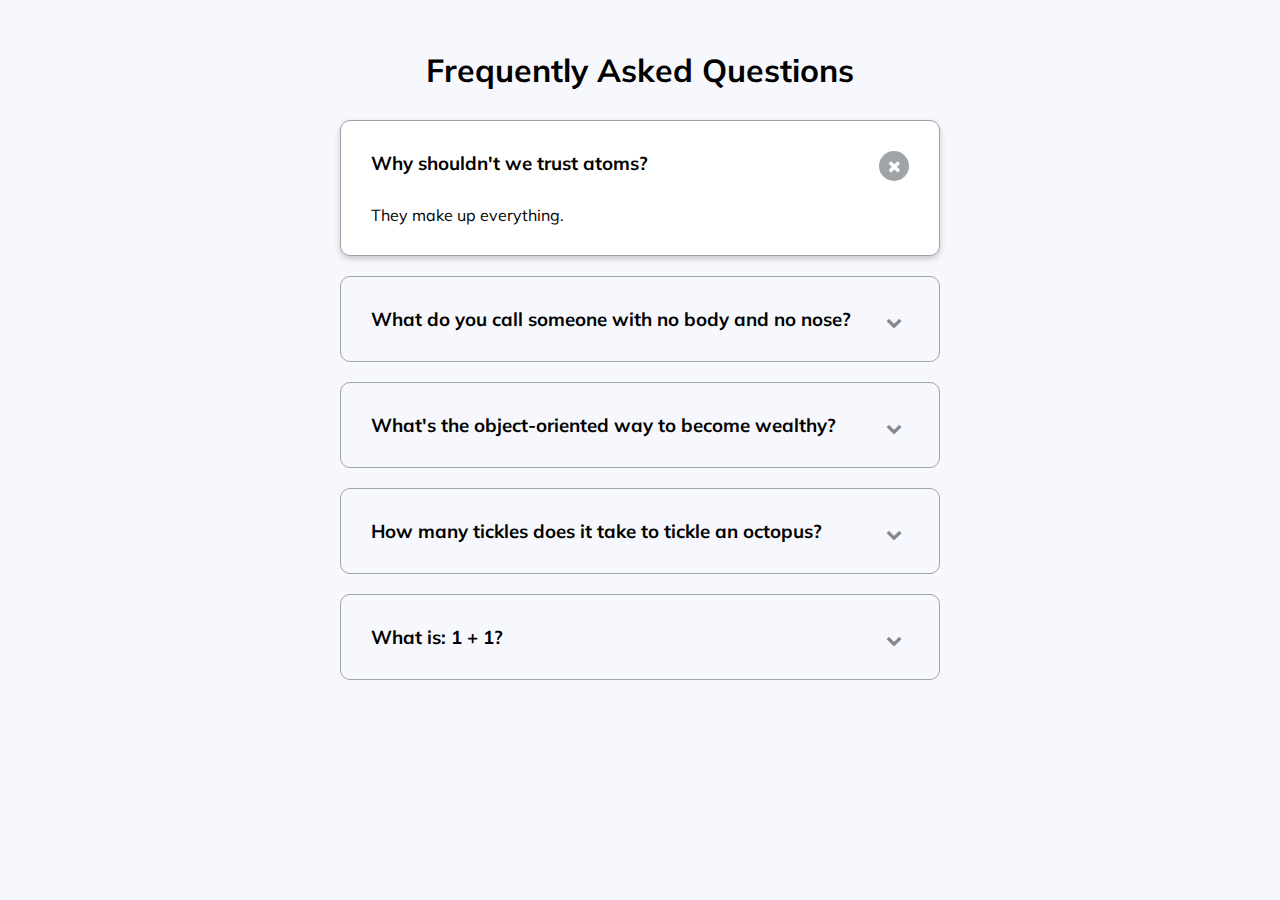
<file: faq/faq.html>
<head>
	<link rel="stylesheet" href="faq.css">

	<link rel="stylesheet" href="https://maxcdn.bootstrapcdn.com/font-awesome/4.4.0/css/font-awesome.min.css">
</head>

<body>

	<h1>Frequently Asked Questions</h1>

	<div class="faqs-container">
		<div class="faq active">
			<h3 class="faq-title">
				Why shouldn't we trust atoms?
			</h3>
			<p class="faq-text">
				They make up everything.
			</p>
			<button class="faq-toggle">
				<i class="fa fa-chevron-down"></i>
				<i class="fa fa-times"></i>
			</button>
		</div>

		<div class="faq">
			<h3 class="faq-title">
				What do you call someone with no body and no nose?
			</h3>
			<p class="faq-text">
				Nobody knows.
			</p>
			<button class="faq-toggle">
				<i class="fa fa-chevron-down"></i>
				<i class="fa fa-times"></i>
			</button>
		</div>

		<div class="faq">
			<h3 class="faq-title">
				What's the object-oriented way to become wealthy?
			</h3>
			<p class="faq-text">
				Inheritance.
			</p>
			<button class="faq-toggle">
				<i class="fa fa-chevron-down"></i>
				<i class="fa fa-times"></i>
			</button>
		</div>

		<div class="faq">
			<h3 class="faq-title">
				How many tickles does it take to tickle an octopus?
			</h3>
			<p class="faq-text">
				Ten-tickles!
			</p>
			<button class="faq-toggle">
				<i class="fa fa-chevron-down"></i>
				<i class="fa fa-times"></i>
			</button>
		</div>

		<div class="faq">
			<h3 class="faq-title">
				What is: 1 + 1?
			</h3>
			<p class="faq-text">
				Depends on who are you asking.
			</p>
			<button class="faq-toggle">
				<i class="fa fa-chevron-down"></i>
				<i class="fa fa-times"></i>
			</button>
		</div>
	</div>

	<script src="faq.js"></script>

</body>
</file>
<file: faq/faq.css>
@import url('https://fonts.googleapis.com/css?family=Muli&display=swap');

* {
	box-sizing: border-box;
}

body {
	background-color: #f7f8fd;
	font-family: 'Muli', sans-serif;
}

h1 {
	margin: 50px 0 30px;
	text-align: center;
}

.faqs-container {
	margin: 0 auto;
	max-width: 600px;
}

.faq {
	background-color: transparent;
	border: 1px solid #9FA4A8;
	border-radius: 10px;
	padding: 30px;
	position: relative;
	overflow: hidden;
	margin: 20px 0;
	transition: 0.3s ease;
}

.faq.active {
	background-color: #fff;
	box-shadow: 0 3px 6px rgba(0,0,0,0.1), 0 3px 6px rgba(0,0,0,0.1);
}

.faq.active::after, .faq.active::before {
	color: #2ecc71;
	font-family: 'Font Awesome 5 Free';
	font-size: 7rem;
	position: absolute;
	opacity: 0.2;
	top: 20px;
	left: 20px;
	z-index: 0;
}

.faq.active::before {
	color: #3498db;
	top: -10px;
	left: -30px;
	transform: rotateY(180deg);
}

.faq-title {
	margin: 0 35px 0 0;
}

.faq-text {
	display: none;
	margin: 30px 0 0;
}

.faq.active .faq-text {
	display: block;
}

.faq-toggle {
	background-color: transparent;
	border: none;
	border-radius: 50%;
	color: #fff;
	cursor: pointer;
	display: flex;
	align-items: center;
	justify-content: center;
	font-size: 16px;
	padding: 0;
	position: absolute;
	top: 30px;
	right: 30px;
	height: 30px;
	width: 30px;
}

.faq-toggle:focus {
	outline: none;
}

.faq.active .faq-toggle {
	background-color: #9FA4A8;
}

.faq-toggle .fa-times {
	display: none;
}

.faq.active .faq-toggle .fa-times {
	display: block;
}

.faq-toggle .fa-chevron-down {
	color: #83888E;
}

.faq.active .faq-toggle .fa-chevron-down {
	display: none;
}

/* SOCIAL PANEL CSS */
.social-panel-container {
	position: fixed;
	right: 0;
	bottom: 80px;
	transform: translateX(100%);
	transition: transform 0.4s ease-in-out;
}

.social-panel-container.visible {
	transform: translateX(-10px);
}

.social-panel {	
	background-color: #fff;
	border-radius: 16px;
	box-shadow: 0 16px 31px -17px rgba(0,31,97,0.6);
	border: 5px solid #001F61;
	display: flex;
	flex-direction: column;
	justify-content: center;
	align-items: center;
	font-family: 'Muli';
	position: relative;
	height: 169px;	
	width: 370px;
	max-width: calc(100% - 10px);
}

.social-panel button.close-btn {
	border: 0;
	color: #97A5CE;
	cursor: pointer;
	font-size: 20px;
	position: absolute;
	top: 5px;
	right: 5px;
}

.social-panel button.close-btn:focus {
	outline: none;
}

.social-panel p {
	background-color: #001F61;
	border-radius: 0 0 10px 10px;
	color: #fff;
	font-size: 14px;
	line-height: 18px;
	padding: 2px 17px 6px;
	position: absolute;
	top: 0;
	left: 50%;
	margin: 0;
	transform: translateX(-50%);
	text-align: center;
	width: 235px;
}

.social-panel p i {
	margin: 0 5px;
}

.social-panel p a {
	color: #FF7500;
	text-decoration: none;
}

.social-panel h4 {
	margin: 20px 0;
	color: #97A5CE;	
	font-family: 'Muli';	
	font-size: 14px;	
	line-height: 18px;
	text-transform: uppercase;
}

.social-panel ul {
	display: flex;
	list-style-type: none;
	padding: 0;
	margin: 0;
}

.social-panel ul li {
	margin: 0 10px;
}

.social-panel ul li a {
	border: 1px solid #DCE1F2;
	border-radius: 50%;
	color: #001F61;
	font-size: 20px;
	display: flex;
	justify-content: center;
	align-items: center;
	height: 50px;
	width: 50px;
	text-decoration: none;
}

.social-panel ul li a:hover {
	border-color: #FF6A00;
	box-shadow: 0 9px 12px -9px #FF6A00;
}

.floating-btn {
	border-radius: 26.5px;
	background-color: #001F61;
	border: 1px solid #001F61;
	box-shadow: 0 16px 22px -17px #03153B;
	color: #fff;
	cursor: pointer;
	font-size: 16px;
	line-height: 20px;
	padding: 12px 20px;
	position: fixed;
	bottom: 20px;
	right: 20px;
	z-index: 999;
}

.floating-btn:hover {
	background-color: #ffffff;
	color: #001F61;
}

.floating-btn:focus {
	outline: none;
}

.floating-text {
	background-color: #001F61;
	border-radius: 10px 10px 0 0;
	color: #fff;
	font-family: 'Muli';
	padding: 7px 15px;
	position: fixed;
	bottom: 0;
	left: 50%;
	transform: translateX(-50%);
	text-align: center;
	z-index: 998;
}

.floating-text a {
	color: #FF7500;
	text-decoration: none;
}

@media screen and (max-width: 480px) {

	.social-panel-container.visible {
		transform: translateX(0px);
	}
	
	.floating-btn {
		right: 10px;
	}
}
</file>
